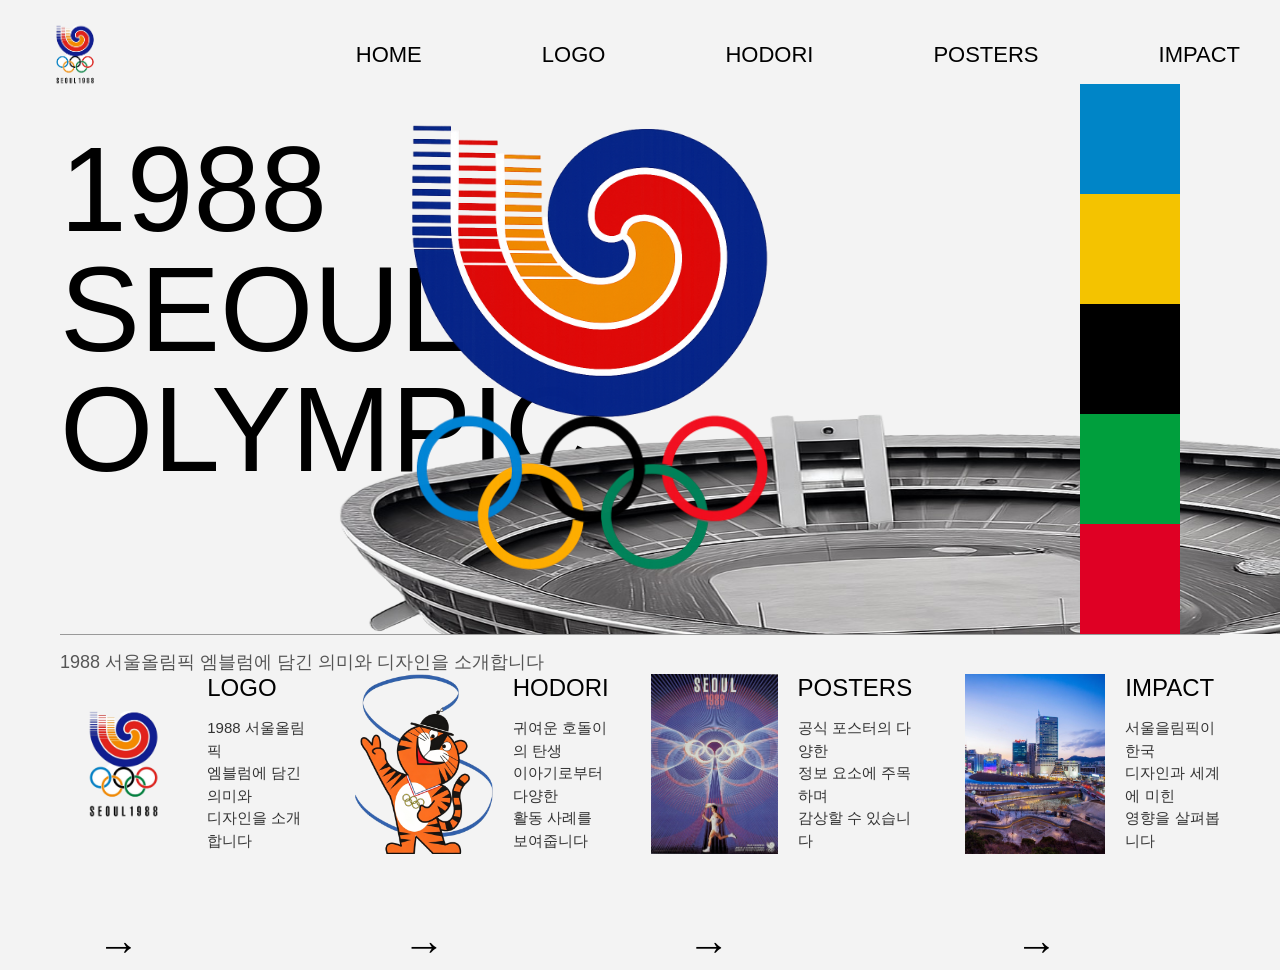
<file: index.html>
<!DOCTYPE html>
<html lang="ko">
<head>
    <meta charset="UTF-8">
    <meta name="viewport" content="width=device-width, initial-scale=1.0">
    <title>1988 Seoul Olympic</title>
    <link rel="stylesheet" href="style.css">
</head>
<body>
    <!-- 导航栏 -->
<header>
    <img src="images/seoul_olympic_logo.png" class="logo">

    <nav>
        <a href="index.html">HOME</a>
        <a href="logo.html">LOGO</a>
        <a href="hodori.html">HODORI</a>
        <a href="posters.html">POSTERS</a>
        <a href="impact.html">IMPACT</a>
    </nav>

</header>

<!-- 第一屏 -->
<section class="hero">

    <!-- 左边 -->
    <div class="hero-left">
        <h1>
            1988<br>
            SEOUL<br>
            OLYMPIC
        </h1>
    </div>
    <!-- 右边 -->
    <div class="hero-right">
        <img src="images/emblem.png" class="emblem">
        <img src="images/olympic_ring.png" class="rings">
        <img src="images/stadium.png" class="stadium">
        <div class="color-bar">

            <div class="blue"></div>
            <div class="yellow"></div>
            <div class="black"></div>
            <div class="green"></div>
            <div class="red"></div>
    </div>
</section>
 
<section class="intro-section">
    <p class="intro-title">
        1988 서울올림픽 엠블럼에 담긴 의미와 디자인을 소개합니다
    </p>

<div class="info-grid">
    <!-- logo -->
    <div class="info-card">

        <img src="images/seoul_olympic_logo.png" alt="logo">

        <div class="card-text">

            <h3>LOGO</h3>

            <p>
                1988 서울올림픽<br>
                엠블럼에 담긴 의미와<br>
                디자인을 소개합니다
            </p>

            <div class="arrow">→</div>

        </div>

</div>

    <!-- HODORI -->
    <div class="info-card">

        <img src="images/hodori_card2.png" alt="hodori">

        <div class="card-text">

            <h3>HODORI</h3>

            <p>
                귀여운 호돌이의 탄생<br>
                이아기로부터 다양한<br>
                활동 사례를 보여줍니다
            </p>

            <div class="arrow">→</div>

        </div>

</div>

    <!-- POSTERS -->
    <div class="info-card">

        <img src="images/poster_cover.jpg" alt="posters">

        <div class="card-text">

            <h3>POSTERS</h3>

            <p>
                공식 포스터의 다양한<br>
                정보 요소에 주목하며<br>
                감상할 수 있습니다
            </p>

            <div class="arrow">→</div>

        </div>

</div>
    <!-- IMPACT -->
    <div class="info-card">

        <img src="images/impact_city.jpg" alt="impact">

        <div class="card-text">

            <h3>IMPACT</h3>

            <p>
                서울을림픽이 한국<br>
                디자인과 세계에 미힌<br>
                영향을 살펴봅니다
            </p>

            <div class="arrow">→</div>

        </div>

    </div>

</div>


</section>
</body>
</html>
</file>
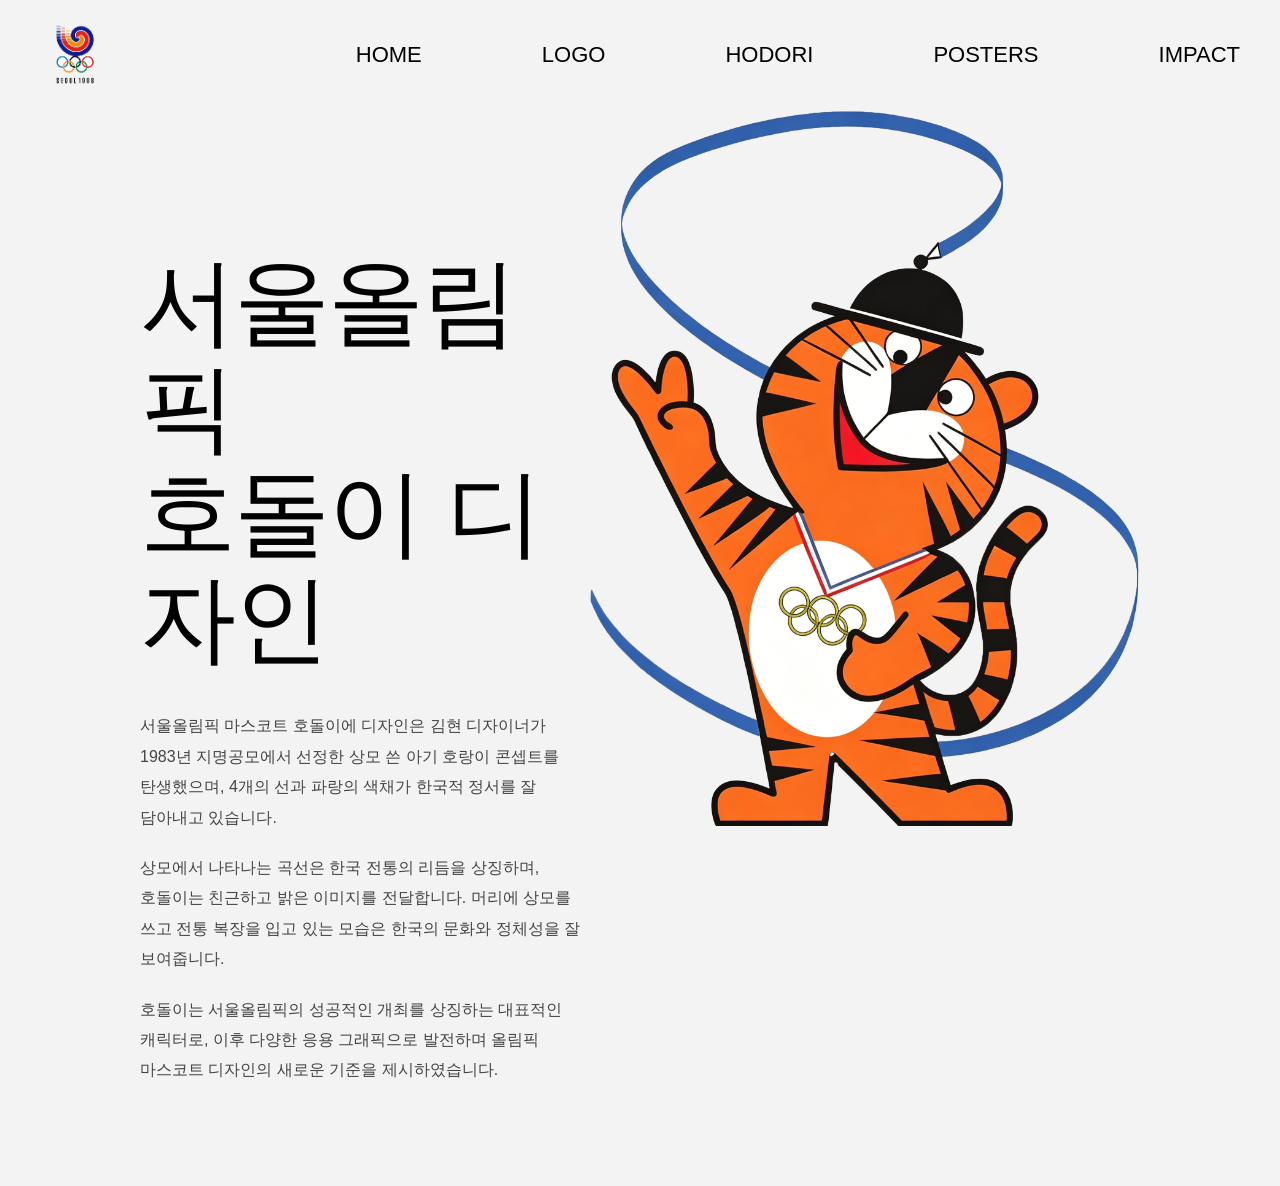
<file: hodori.html>
<!DOCTYPE html>
<html lang="ko">
<head>
    <meta charset="UTF-8">
    <meta name="viewport" content="width=device-width, initial-scale=1.0">
    <title>Hodori Design</title>
    <link rel="stylesheet" href="style.css">
</head>

<body class="seoul-page">

    <!-- 导航栏（共用） -->
    <header>
        <img src="images/seoul_olympic_logo.png" class="logo">

        <nav>
            <a href="index.html">HOME</a>
            <a href="logo.html">LOGO</a>
            <a href="hodori.html">HODORI</a>
            <a href="posters.html">POSTERS</a>
            <a href="impact.html">IMPACT</a>
        </nav>
    </header>

    <!-- 主体 -->
    <main class="main">

        <!-- 左侧文字 -->
        <section class="text-area">
            <h1>
                서울올림픽<br>
                호돌이 디자인
            </h1>

            <p>
                서울올림픽 마스코트 호돌이에 디자인은 김현 디자이너가 1983년
                지명공모에서 선정한 상모 쓴 아기 호랑이 콘셉트를 탄생했으며,
                4개의 선과 파랑의 색채가 한국적 정서를 잘 담아내고 있습니다.
            </p>

            <p>
                상모에서 나타나는 곡선은 한국 전통의 리듬을 상징하며,
                호돌이는 친근하고 밝은 이미지를 전달합니다.
                머리에 상모를 쓰고 전통 복장을 입고 있는 모습은
                한국의 문화와 정체성을 잘 보여줍니다.
            </p>

            <p>
                호돌이는 서울올림픽의 성공적인 개최를 상징하는 대표적인 캐릭터로,
                이후 다양한 응용 그래픽으로 발전하며 올림픽 마스코트 디자인의
                새로운 기준을 제시하였습니다.
            </p>
        </section>

        <!-- 右侧图片 -->
        <section class="image-area">
            <div class="image-frame">
                <img src="images/hodori_card2.png" class="main-logo">
            </div>
        </section>

    </main>

</body>
</html>
</file>
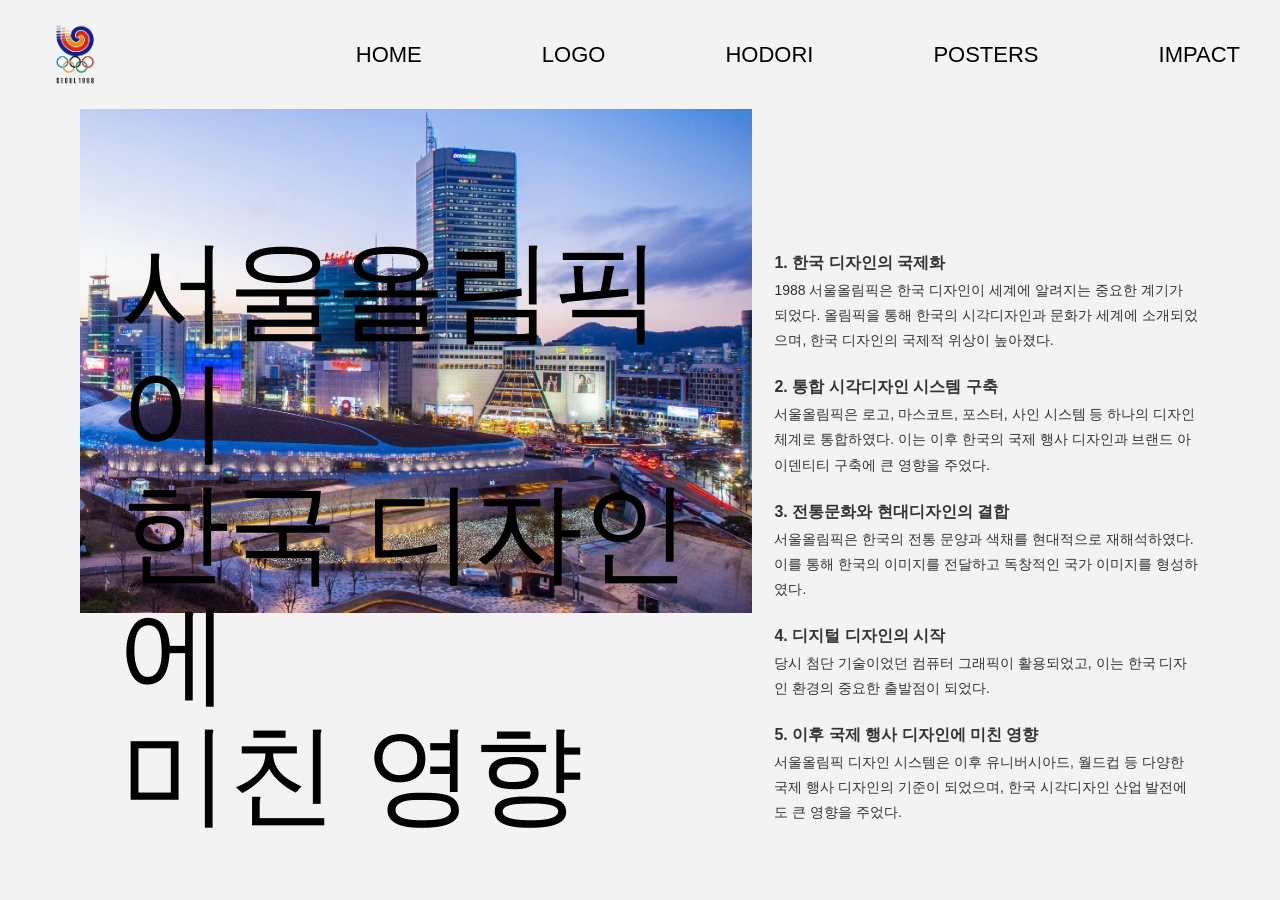
<file: impact.html>
<!DOCTYPE html>
<html lang="ko">
<head>
    <meta charset="UTF-8">
    <meta name="viewport" content="width=device-width, initial-scale=1.0">
    <title>Impact</title>
    <link rel="stylesheet" href="style.css">
</head>

<body class="seoul-page">

    <!-- 导航 -->
    <header>
        <img src="images/seoul_olympic_logo.png" class="logo">

        <nav>
            <a href="index.html">HOME</a>
            <a href="logo.html">LOGO</a>
            <a href="hodori.html">HODORI</a>
            <a href="posters.html">POSTERS</a>
            <a href="impact.html">IMPACT</a>
        </nav>
    </header>

    <!-- 主体 -->
    <main class="impact-main">

        <!-- 左侧图片 + 标题 -->
        <section class="impact-visual">
            <img src="images/impact_city.jpg" class="impact-image">

            <h1 class="impact-title">
                서울올림픽이<br>
                한국 디자인에<br>
                미친 영향
            </h1>
        </section>

        <!-- 右侧文字 -->
        <section class="impact-text">

            <p><strong>1. 한국 디자인의 국제화</strong><br>
            1988 서울올림픽은 한국 디자인이 세계에 알려지는 중요한 계기가 되었다.
            올림픽을 통해 한국의 시각디자인과 문화가 세계에 소개되었으며, 한국 디자인의 국제적 위상이 높아졌다.</p>

            <p><strong>2. 통합 시각디자인 시스템 구축</strong><br>
            서울올림픽은 로고, 마스코트, 포스터, 사인 시스템 등 하나의 디자인 체계로 통합하였다.
            이는 이후 한국의 국제 행사 디자인과 브랜드 아이덴티티 구축에 큰 영향을 주었다.</p>

            <p><strong>3. 전통문화와 현대디자인의 결합</strong><br>
            서울올림픽은 한국의 전통 문양과 색채를 현대적으로 재해석하였다.
            이를 통해 한국의 이미지를 전달하고 독창적인 국가 이미지를 형성하였다.</p>

            <p><strong>4. 디지털 디자인의 시작</strong><br>
            당시 첨단 기술이었던 컴퓨터 그래픽이 활용되었고,
            이는 한국 디자인 환경의 중요한 출발점이 되었다.</p>

            <p><strong>5. 이후 국제 행사 디자인에 미친 영향</strong><br>
            서울올림픽 디자인 시스템은 이후 유니버시아드, 월드컵 등 다양한 국제 행사 디자인의 기준이 되었으며,
            한국 시각디자인 산업 발전에도 큰 영향을 주었다.</p>

        </section>

    </main>

</body>
</html>
</file>
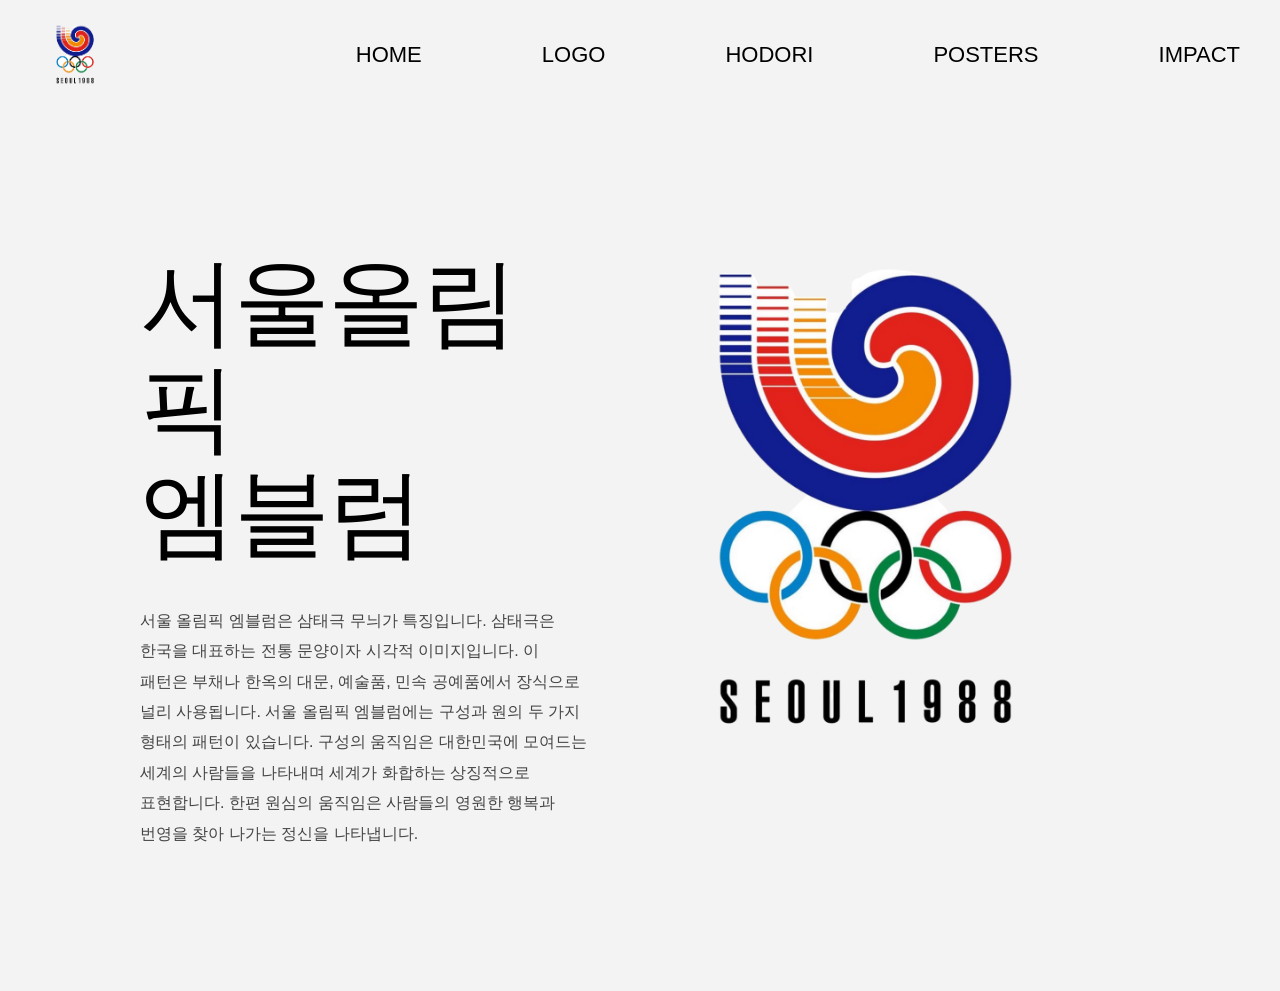
<file: logo.html>
<!DOCTYPE html>
<html lang="ko">
<head>
    <meta charset="UTF-8">
    <meta name="viewport" content="width=device-width, initial-scale=1.0">
    <title>Seoul Olympic Emblem</title>
    <link rel="stylesheet" href="style.css">
</head>
<body class="seoul-page">


    <!-- 导航栏 -->
<header>
    <img src="images/seoul_olympic_logo.png" class="logo">

    <nav>
        <a href="index.html">HOME</a>
        <a href="logo.html">LOGO</a>
        <a href="hodori.html">HODORI</a>
        <a href="posters.html">POSTERS</a>
        <a href="impact.html">IMPACT</a>
    </nav>

</header>

    <!-- 主体内容 -->
    <main class="main">

        <!-- 左侧文字 -->
        <section class="text-area">
            <h1>
                서울올림픽<br>
                엠블럼
            </h1>

            <p class="emblem-text">
                서울 올림픽 엠블럼은 삼태극 무늬가 특징입니다. 삼태극은 한국을 대표하는 전통 문양이자
                시각적 이미지입니다. 이 패턴은 부채나 한옥의 대문, 예술품, 민속 공예품에서 장식으로 널리 사용됩니다.
                서울 올림픽 엠블럼에는 구성과 원의 두 가지 형태의 패턴이 있습니다.
                구성의 움직임은 대한민국에 모여드는 세계의 사람들을 나타내며 세계가 화합하는 상징적으로 표현합니다.
                한편 원심의 움직임은 사람들의 영원한 행복과 번영을 찾아 나가는 정신을 나타냅니다.
            </p>
        </section>

        <!-- 右侧图像 -->
        <section class="image-area">
            <img src="images/seoul_olympic_logo.png" alt="Main Logo" class="main-logo">
        </section>

    </main>

</body>
</html>
</file>
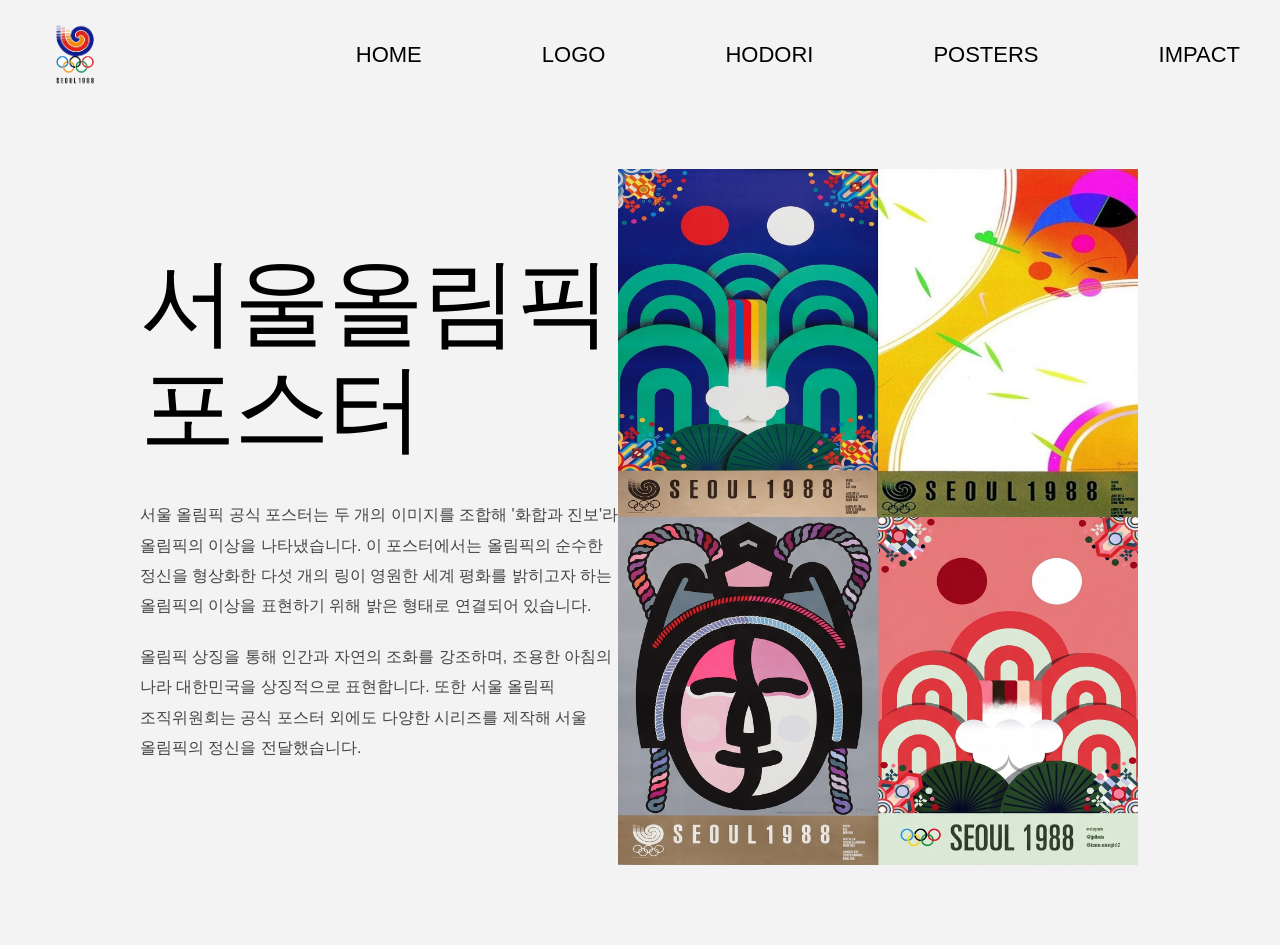
<file: posters.html>
<!DOCTYPE html>
<html lang="ko">
<head>
    <meta charset="UTF-8">
    <meta name="viewport" content="width=device-width, initial-scale=1.0">
    <title>Seoul Olympic Posters</title>
    <link rel="stylesheet" href="style.css">
</head>

<body class="seoul-page">

    <!-- 导航（共用） -->
    <header>
        <img src="images/seoul_olympic_logo.png" class="logo">

        <nav>
            <a href="index.html">HOME</a>
            <a href="logo.html">LOGO</a>
            <a href="hodori.html">HODORI</a>
            <a href="posters.html">POSTERS</a>
            <a href="impact.html">IMPACT</a>
        </nav>
    </header>

    <!-- 主体 -->
    <main class="main">

        <!-- 左侧文字 -->
        <section class="text-area">
            <h1>
                서울올림픽<br>
                포스터
            </h1>

            <p>
                서울 올림픽 공식 포스터는 두 개의 이미지를 조합해 '화합과 진보'라는 올림픽의 이상을 나타냈습니다.
                이 포스터에서는 올림픽의 순수한 정신을 형상화한 다섯 개의 링이 영원한 세계 평화를 밝히고자 하는
                올림픽의 이상을 표현하기 위해 밝은 형태로 연결되어 있습니다.
            </p>

            <p>
                올림픽 상징을 통해 인간과 자연의 조화를 강조하며, 조용한 아침의 나라 대한민국을 상징적으로 표현합니다.
                또한 서울 올림픽 조직위원회는 공식 포스터 외에도 다양한 시리즈를 제작해 서울 올림픽의 정신을 전달했습니다.
            </p>
        </section>

        <!-- 右侧图片 -->
        <section class="image-area">
            <img src="images/impacts2.jpg" class="poster-image">
        </section>

    </main>

</body>
</html>
</file>
<file: style.css>
/* 清除默认边距 */

*{
    margin:0;
    padding:0;
    box-sizing:border-box;
}

/* 页面背景 */

body{
    background:#f3f3f3;
    font-family:Arial, sans-serif;
}

/* 导航栏 */

header{
    display:flex;
    justify-content:space-between;
    align-items:center;

    padding:5px 40px;
}

/* 左上角Logo */

.logo{
    width:70px;
    height:auto;
}

/* 菜单区域 */

nav{
    display:flex;
    gap:120px;
}

/* 菜单文字 */

nav a{
    text-decoration:none;
    color:black;
    font-size:22px;
    font-weight:400;
}

/* 鼠标放上去 */

nav a:hover{
    color:#777;
}


/* 第一屏 */

.hero{

    display:flex;

    justify-content:space-between;

    align-items:flex-start;

    padding:20px 60px;
}

.hero-left{

    width:40%;
}

.hero-right{

    width:60%;
}

.hero-left h1{

    font-size:120px;

    font-weight:400;

    line-height:1;
}

/* 奥运Logo */

.emblem{

    width:600px;

    display:block;

    margin:auto;

    position:relative;

    left:-300px;

    top:-40px;
}

/*奥运五环*/

.rings{

    z-index:10;
    position:relative;

    width:380px;

    display:block;

    margin-top:-158px;
    margin-left:auto;
    margin-right:auto;

    position:relative;
    left:-280px;
}

/*运动场*/

.stadium{

    z-index:1;
    position:relative;

    width:1100px;
    height:230px;

    position:relative;

    top:-220px;

    left:-200px;
}

/*五色条*/

.color-bar{

    position:absolute;

    right:100px;

    top:84px;

    display:flex;

    flex-direction:column;
    z-index:999;
}

.color-bar div{

    width:100px;

    height:110px;
}

.blue{
    background:#0085C7;
}

.yellow{
    background:#F4C300;
}

.black{
    background:#000000;
}

.green{
    background:#009F3D;
}

.red{
    background:#DF0024;
}

/*灰色分割线*/

.intro-section{

    margin-top:-244px;

    padding:0 60px;
}

/*卡面介绍总标题*/

.intro-title{

    border-top:1px solid #999;

    padding-top:15px;

    font-size:18px;

    font-weight:400;

    color:#555;
}

/* 底部介绍区域 */

.info-section{

    margin-top:80px;

    border-top:1px solid #888;

    padding:30px 60px 80px;
}

.section-title{

    font-size:18px;

    color:#555;

    margin-bottom:50px;
}

.info-grid{

    display:flex;

    justify-content:space-between;

    gap:40px;
}

.info-card{

    display:flex;

    align-items:flex-start;

    gap:20px;

    width:25%;
}

.info-card img{

    width:140px;

    height:180px;

    object-fit:cover;
}

.card-text h3{

    font-size:24px;

    font-weight:400;

    margin-bottom:15px;
}

.card-text p{

    font-size:15px;

    line-height:1.5;

    color:#333;

    margin-bottom:25px;
}

.arrow{

    font-size:42px;

    font-weight:bold;

    cursor:pointer;

    margin-left:-110px;

    margin-top:70px;
}


/*logo二级页面*/
/* ===== 基础重置 ===== */
*{
    margin:0;
    padding:0;
    box-sizing:border-box;
}

/* ===== Seoul 页面 ===== */
.seoul-page .main{
    display:flex;
    justify-content:space-between;
    align-items:flex-start;
    padding:70px 140px 80px;
}

/* 左侧 */
.seoul-page .text-area{
    max-width:680px;
}

/*  标题 */
.seoul-page .text-area h1{
    font-size:80px;         
    font-weight:500;
    letter-spacing:-1.5px;
    margin-bottom:50px;
}

/* 正文 */
.seoul-page .text-area p{
    font-size:18px;         
    line-height:2;
    color:#444;
    margin-bottom:24px;
    word-break:keep-all;
}

/* 右侧 */
.seoul-page .image-area{
    text-align:center;
    margin-top:-80px;
}

/* 图片 */
.seoul-page .main-logo{
    width:550px;          
    margin-bottom:24px;
}

/*标题和正文位置移动*/
.seoul-page .text-area{
    padding-top:100px;  
}

/* ===== Hodori 页面（共用 seoul-page 作用域） ===== */

.seoul-page .main{
    display:flex;
    justify-content:space-between;
    align-items:flex-start;
    padding:80px 140px;
}

/* 左侧文字 */
.seoul-page .text-area{
    max-width:700px;
    margin-top:-50px;
}

.seoul-page .text-area h1{
    font-size:96px;
    font-weight:500;
    line-height:1.1;
    letter-spacing:-2px;
    margin-bottom:40px;
}

.seoul-page .text-area p{
    font-size:15px;
    line-height:1.8;
    color:#444;
    margin-bottom:18px;
    max-width:620px;
}

/* 右侧图片 */
.seoul-page .image-area{
    display:flex;
    justify-content:center;
    align-items:center;
}

/* 图片 */
.seoul-page .main-logo{
    width:550px;
    display:block;
}

/* ===== Posters 页面 ===== */

.seoul-page .main{
    display:flex;
    justify-content:space-between;
    align-items:flex-start;
    padding:80px 140px;
}

/* 左侧 */
.seoul-page .text-area{
    max-width:700px;
    margin-top:20px;
}

.seoul-page .text-area h1{
    font-size:96px;
    font-weight:500;
    line-height:1.1;
    letter-spacing:-2px;
    margin-bottom:40px;
}

.seoul-page .text-area p{
    font-size:16px;
    line-height:1.9;
    color:#444;
    margin-bottom:20px;
    max-width:620px;
    word-break: keep-all;

}

/* 右侧图片 */
.seoul-page .image-area{
    width:600px; 
    display:flex;
    justify-content:flex-start;
    align-items:flex-start;
}

/* 海报*/
.seoul-page .poster-image{
    width:520px;
    margin-top:60px;
    margin-left:-30px;
}

/*正文标题往上移动*/
.seoul-page .text-area{
    max-width:700px;
    margin-top:-40px;  
}

/* ===== Impact 页面 ===== */

.impact-main{
    display:flex;
    justify-content:space-between;
    align-items:flex-start;
    padding:40px 80px;
}

/* 左侧视觉 */
.impact-visual{
    position:relative;
    width:60%;
}

/* 图片 */
.impact-image{
    width:100%;
    display:block;
    aspect-ratio:4/3;   
    object-fit:cover;
    margin-top:-40px;
}

/*  覆盖大标题 */
.impact-title{
    position:absolute;
    top:80px;
    left:40px;

    font-size:110px;
    font-weight:400;
    line-height:1.1;
    letter-spacing:-2px;

    color:#000;
}

/* 右侧文字 */
.impact-text{
    width:38%;
    margin-top:100px;
}

/* 段落 */
.impact-text p{
    font-size:14px;
    line-height:1.8;
    color:#333;
    margin-bottom:20px;
}

/* 小标题 */
.impact-text strong{
    font-size:16px;
}
</file>
